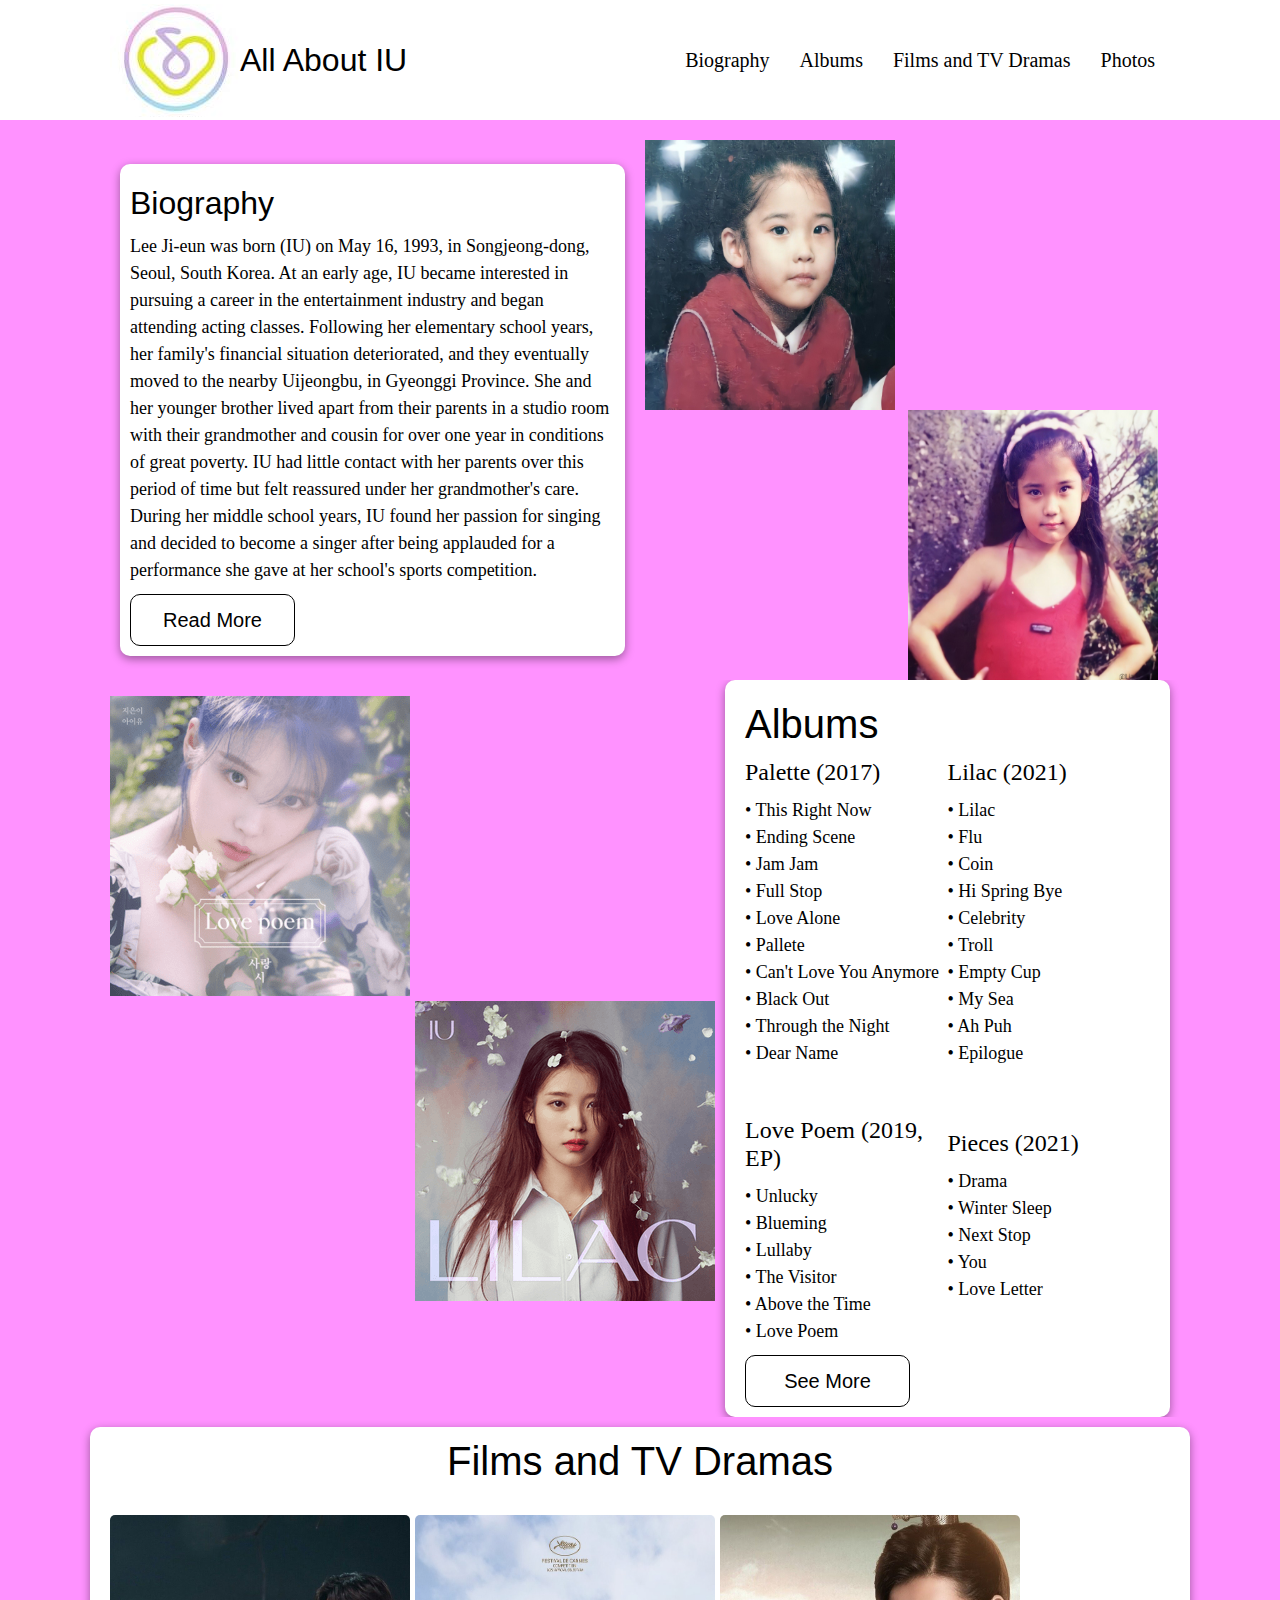
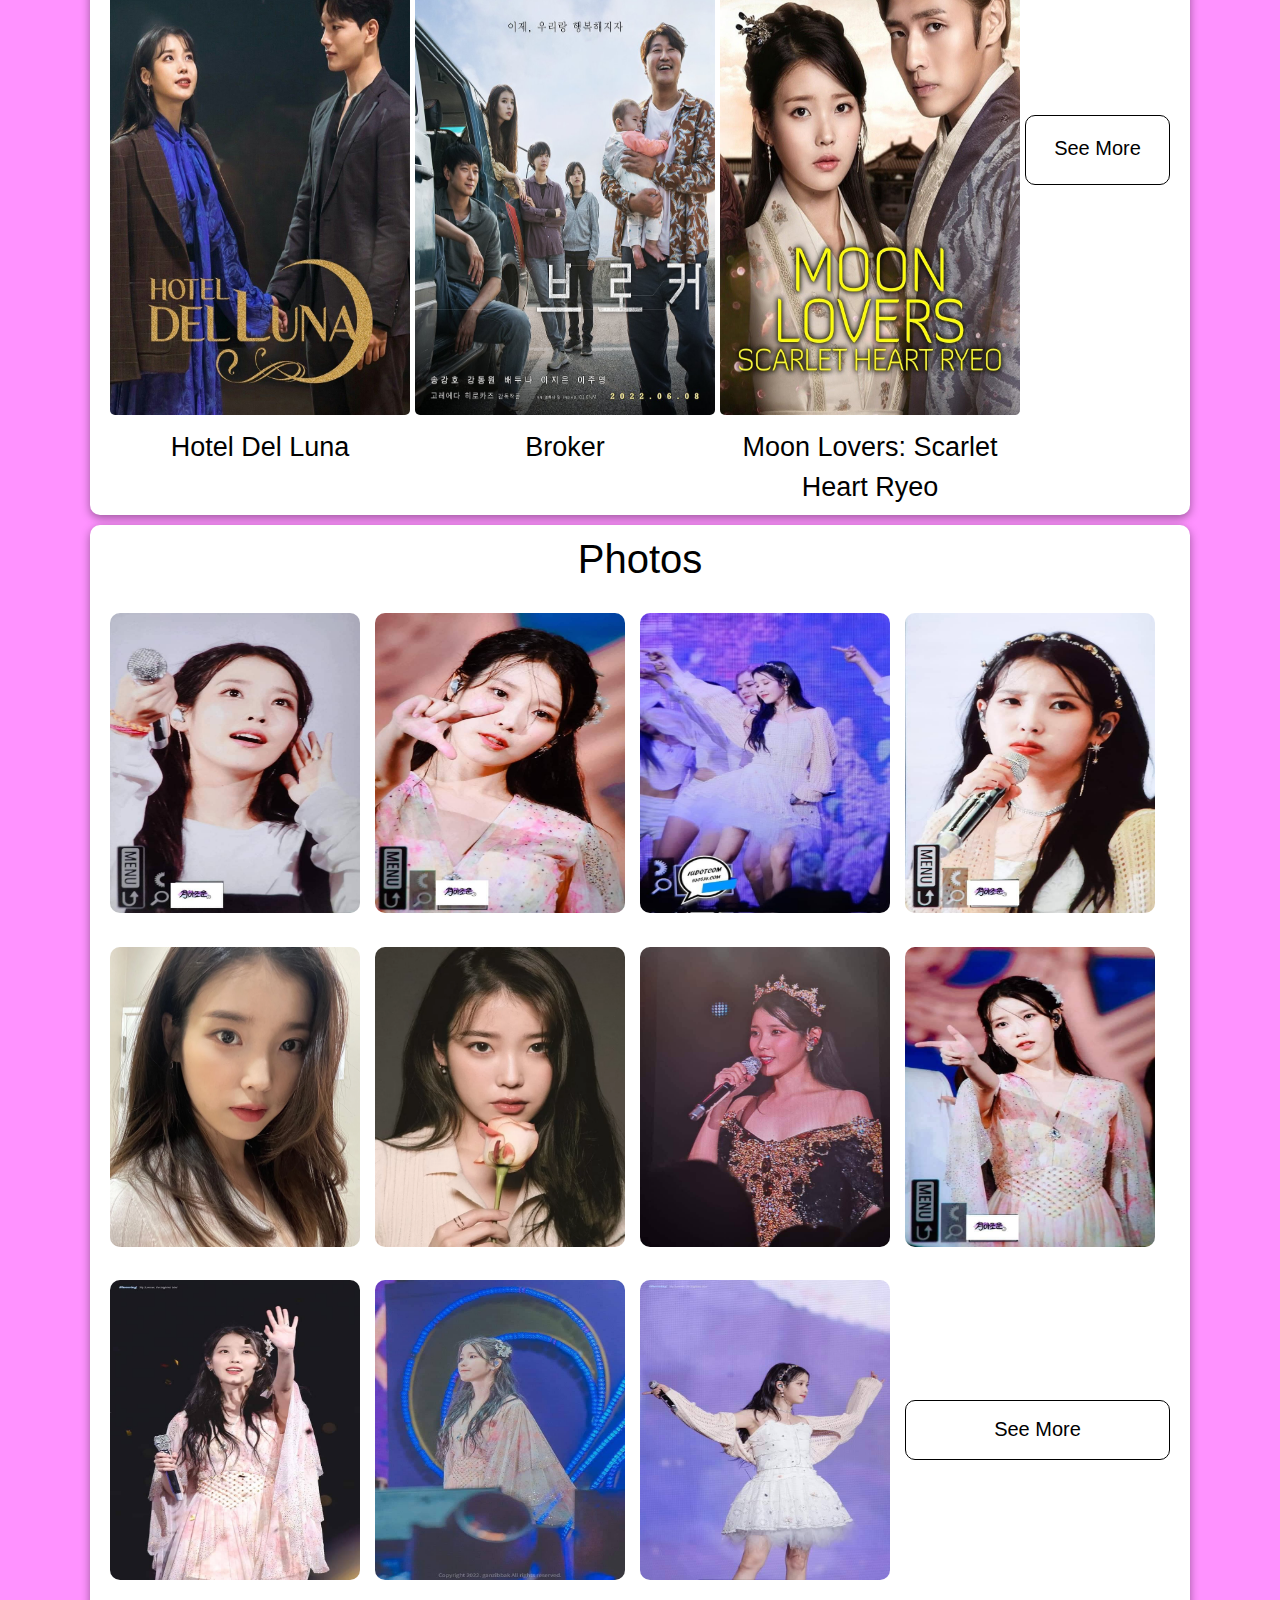
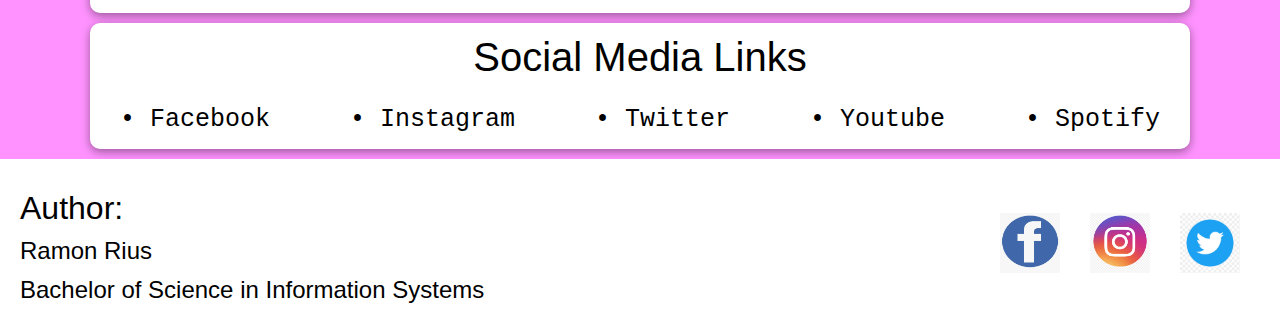
<file: index.html>
<!DOCTYPE html>
<html lang="en">
<head>
    <meta charset="UTF-8">
    <meta http-equiv="X-UA-Compatible" content="IE=edge">
    <meta name="viewport" content="width=device-width, initial-scale=1.0">
    <link rel="stylesheet" href="web pages/css/style.css">
    <title>All About IU</title>
    <link rel="icon" type="image/x-icon" href="web pages/photos/logo.png">
</head>
<body>
<!-- header -->
<div class="menu">
    <div class="container flex">
        <div class="logo">
            <img src="web pages/photos/logo.png" alt="logo">
            <a href="index.html" class="logo-title">All About IU</a>
        </div>
        <nav>
            <ul>
                <li><a href="web pages/biography.html" class="link">Biography</a></li>
                <li><a href="web pages/albums.html" class="link">Albums</a></li>
                <li><a href="web pages/films.html" class="link">Films and TV Dramas</a></li>
                <li><a href="web pages/photos.html" class="link">Photos</a></li>
            </ul>
        </nav>
    </div>
</div>

<!-- biography -->
<section class="life">
    <div class="container grid">
        <div class="life-text">
            <h1 class="life-h1">Biography</h1>
            <p class="life-p1">Lee Ji-eun was born (IU) on May 16, 1993, in Songjeong-dong, Seoul, South Korea.
                 At an early age, IU became interested in pursuing a career in the entertainment
                industry and began attending acting classes. Following her elementary school
                years, her family's financial situation deteriorated, and they eventually moved
                 to the nearby Uijeongbu, in Gyeonggi Province. She and her younger brother lived
                 apart from their parents in a studio room with their grandmother and cousin
                 for over one year in conditions of great poverty. IU had little contact with
                her parents over this period of time but felt reassured under her
                 grandmother's care. During her middle school years, IU found her
                passion for singing and decided to become a singer after being
                applauded for a performance she gave at her school's sports
                competition.</p>
             <a href="web pages/biography.html" class="btn btn-outline">Read More</a>
        </div>
        <div class="life-pic">
            <img src="web pages/photos/baby iu.jpg" class="baby-pic1" alt="baby iu">
            <img src="web pages/photos/baby iu1.jpg" class="baby-pic2" alt="baby iu">
        </div>
    </div>
</section>

<!-- Albums and Songs -->
<section class="album">
    <div class="container grid">
        <div class="album-pic">
            <img class="albumpic1" src="web pages/photos/lilac.png" alt="album">
            <img class="albumpic2" src="web pages/photos/love poem.png" alt="album">
        </div>
        <div class="album-list">
            <div class="album1">
                <h1 class="album-hh1">Albums</h1>
                <h1 class="album-h1">Palette (2017)</h1>
                <p class="album-p1">
                • This Right Now<BR>
                • Ending Scene<BR>
                • Jam Jam<BR>
                • Full Stop<BR>
                • Love Alone<BR>
                • Pallete<BR>
                • Can't Love You Anymore<BR>
                • Black Out<BR>
                • Through the Night<BR>
                • Dear Name<BR>   
                </p>
            </div>
            <div class="album2">
                <h1 class="album-h1"><BR><BR>Lilac (2021)</h1>
                <p class="album-p1">
                • Lilac<BR>
                • Flu<BR>
                • Coin<BR>
                • Hi Spring Bye<BR>
                • Celebrity<BR>
                • Troll<BR>
                • Empty Cup<BR>
                • My Sea<BR>
                • Ah Puh<BR>
                • Epilogue<BR>   
                </p>
            </div>
            <div class="album3">
                <h1 class="album-h1"><BR>Love Poem (2019, EP)</h1>
                <p class="album-p1">
                • Unlucky<BR>
                • Blueming<BR>
                • Lullaby<BR>
                • The Visitor<BR>
                • Above the Time<BR>
                • Love Poem<BR>   
                </p>
            </div>
            <div class="album4">
                <h1 class="album-h1">Pieces (2021)</h1>
                <p class="album-p1">
                • Drama<BR>
                • Winter Sleep<BR>
                • Next Stop<BR>
                • You<BR>
                • Love Letter<BR>  
                </p>
            </div>
            <a href="web pages/albums.html" class="btn btn-outline">See More</a>
        </div>
    </div>
</section>

<!-- Films and TV Dramas -->
<section class="dramas">
    <div class="container-single">
        <h1 class="title">Films and TV Dramas</h1>
        <div class="drama">
            <div class="hdl">
                <img src="web pages/tv/hdl.jfif" class="films" alt="IU">
                <a href="https://asianwiki.com/Hotel_Del_Luna" target="_blank" class="drama-title">Hotel Del Luna</a>
            </div>
            <div class="broker">
                <img src="web pages/tv/Broker.jpeg" class="films" alt="IU">
                <a href="https://asianwiki.com/Broker_(Hirokazu_Koreeda)" target="_blank" class="drama-title">Broker</a>
            </div>
            <div class="scarlet">
                <img src="web pages/tv/scarlet heart.jfif" class="films" alt="IU">
                <a href="https://asianwiki.com/Moon_Lovers:_Scarlet_Heart_Ryeo" target="_blank" class="drama-title">Moon Lovers: Scarlet Heart Ryeo</a>
            </div>
            <a href="web pages/films.html" class="btn-dramas">See More</a>
        </div>
    </div>
</section>

<!-- Photos -->
<section class="pictures">
    <div class="container-single">
        <h1 class="title">Photos</h1>
        <div class="photos">
           <img src="web pages/photos/fancam.jpg" class="pic" alt="IU">
           <img src="web pages/photos/fancam6.jpg" class="pic" alt="IU">
           <img src="web pages/photos/fancam20.jpg" class="pic" alt="IU">
           <img src="web pages/photos/fancam3.jpg" class="pic" alt="IU">
           <img src="web pages/photos/lady iu1.png" class="pic" alt="IU">
           <img src="web pages/photos/lady iu2.jpeg" class="pic" alt="IU">
           <img src="web pages/photos/fancam16.jpg" class="pic" alt="IU">
           <img src="web pages/photos/fancam10.jpg" class="pic" alt="IU">
           <img src="web pages/photos/fancam19.jpg" class="pic" alt="IU">
           <img src="web pages/photos/fancam5.jpg" class="pic" alt="IU">
           <img src="web pages/photos/fancam21.jpg" class="pic" alt="IU">
           <a href="web pages/photos.html" class="btn-photos">See More</a>
        </div>
    </div>
</section>

<!-- Social Media Links -->
<section class="socmed">
    <div class="container-single">
        <h1 class="title">Social Media Links</h1>
        <div class="socmed-links">
            <a href="https://www.facebook.com/iu.loen" class="links" target="_blank">• Facebook</a>
            <a href="https://www.instagram.com/dlwlrma/" class="links" target="_blank">• Instagram</a>
            <a href="https://twitter.com/_IUofficial" class="links" target="_blank">• Twitter</a>
            <a href="https://www.youtube.com/c/dlwlrma/featured" class="links" target="_blank">• Youtube</a>
            <a href="https://open.spotify.com/artist/3HqSLMAZ3g3d5poNaI7GOU" class="links" target="_blank">• Spotify</a>
        </div>
    </div>
</section>

<!-- footer -->
<div class="footer flex">
    <div class="author">
        <h1>Author:</h1>
        <h2>Ramon Rius</h2>
        <h2>Bachelor of Science in Information Systems</h2>
    </div>
    <div class="aut-link">
        <a href="https://www.facebook.com/reuse30" target="_blank" ><img src="web pages/tv/fb.png" alt="fb" class="a-link"></a>
        <a href="https://www.instagram.com/_rmnrius/" target="_blank"><img src="web pages/tv/ig.png" alt="ig" class="a-link"></a>
        <a href="https://www.instagram.com/_rmnrius/" target="_blank" ><img src="web pages/tv/twt.png" alt="twt" class="a-link"></a>
    </div>

</div>

<!-- back to top button -->
<button onclick="topFunction()" id="myBtn" title="Go to top">↑</button>
<script>
    // Get the button
    let mybutton = document.getElementById("myBtn");
    
    // When the user scrolls down 20px from the top of the document, show the button
    window.onscroll = function() {scrollFunction()};
    
    function scrollFunction() {
      if (document.body.scrollTop > 20 || document.documentElement.scrollTop > 20) {
        mybutton.style.display = "block";
      } else {
        mybutton.style.display = "none";
      }
    }
    
    // When the user clicks on the button, scroll to the top of the document
    function topFunction() {
      document.body.scrollTop = 0;
      document.documentElement.scrollTop = 0;
    }
    </script>
</body>
</html>
</file>
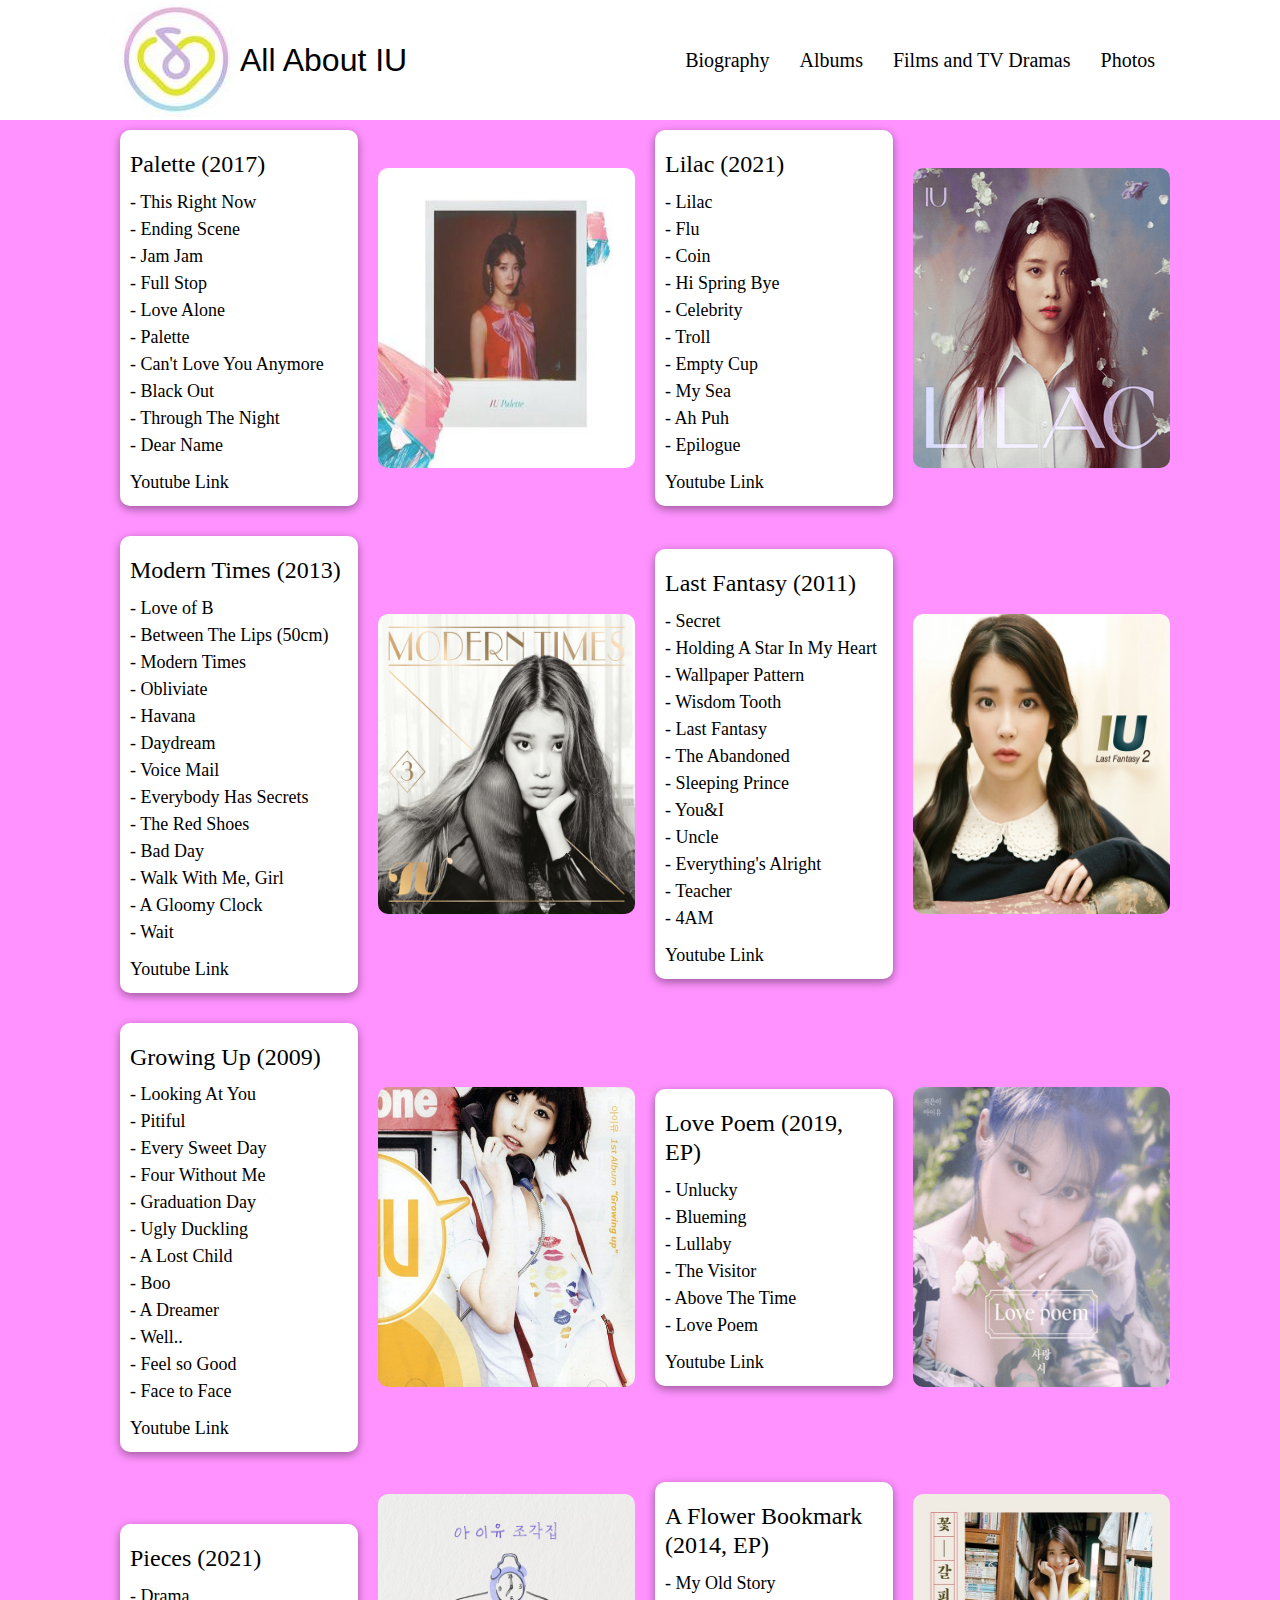
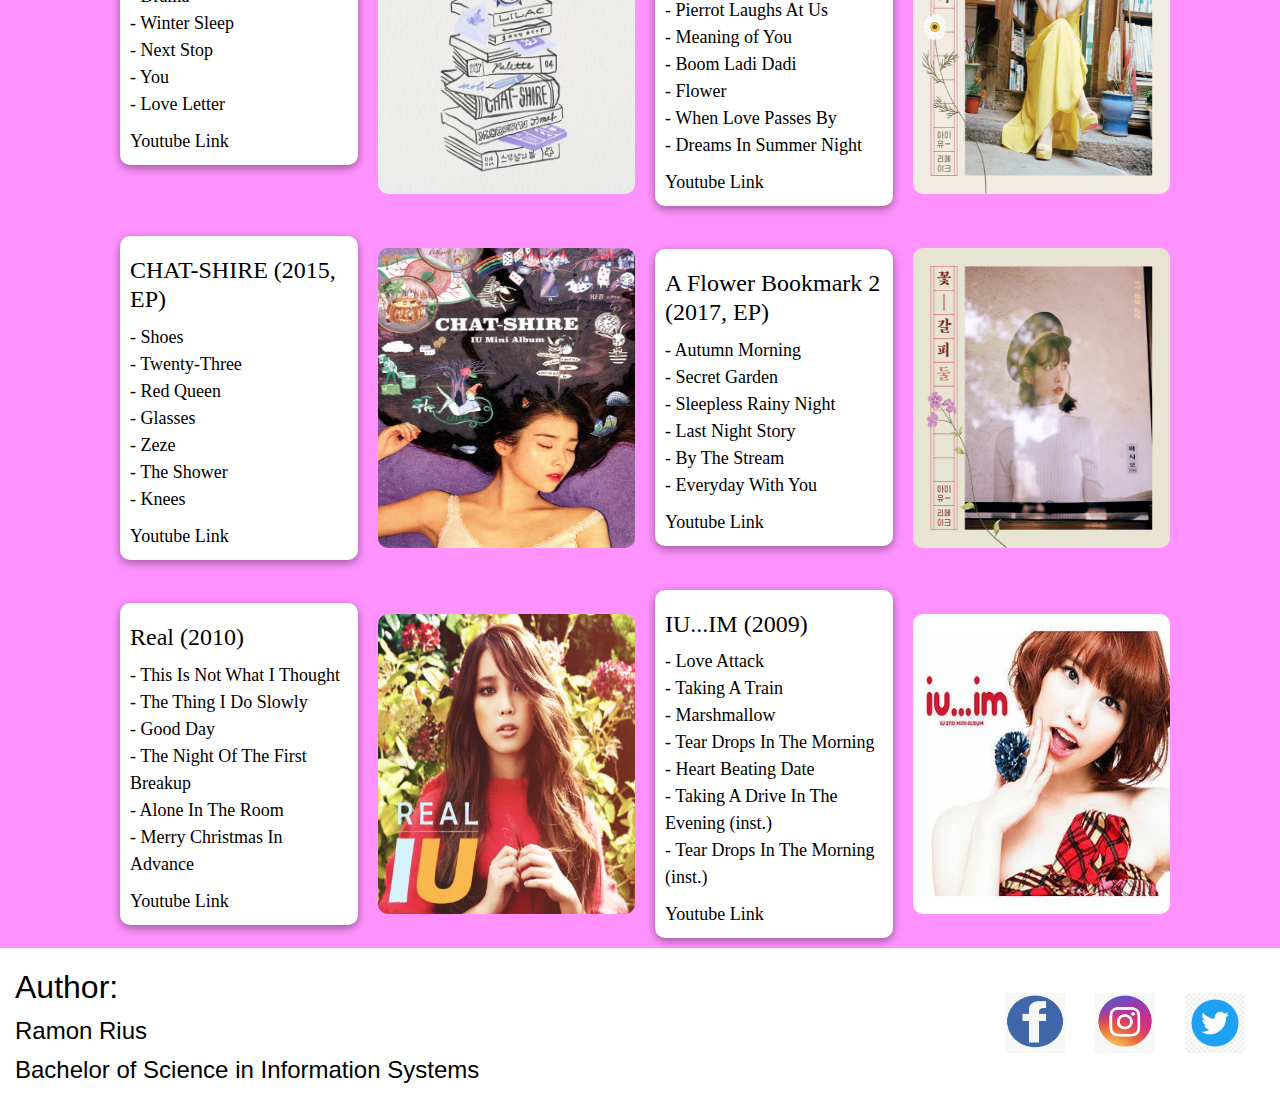
<file: web pages/albums.html>
<!DOCTYPE html>
<html lang="en">
<head>
    <meta charset="UTF-8">
    <meta http-equiv="X-UA-Compatible" content="IE=edge">
    <meta name="viewport" content="width=device-width, initial-scale=1.0">
    <link rel="stylesheet" href="css/header.css">
    <link rel="stylesheet" href="css/albums.css">
    <title>All About IU</title>
    <link rel="icon" type="image/x-icon" href="photos/logo.png">
</head>
<body>
<!-- header -->
<div class="menu">
    <div class="container flex">
        <div class="logo">
            <img src="photos/logo.png" alt="logo">
            <a href="../index.html" class="logo-title">All About IU</a>
        </div>
        <nav>
            <ul>
                <li><a href="biography.html" class="link">Biography</a></li>
                <li><a href="albums.html" class="link">Albums</a></li>
                <li><a href="films.html" class="link">Films and TV Dramas</a></li>
                <li><a href="photos.html" class="link">Photos</a></li>
            </ul>
        </nav>
    </div>
</div>

<!-- albums -->
<section class="album-iu">
    <div class="container album">
        <div class="album-list">
            <h1 class="title">Palette (2017)</h1>
            <p class="content">
                - This Right Now<BR>
                - Ending Scene <BR>
                - Jam Jam<BR>
                - Full Stop<BR>
                - Love Alone<BR>
                - Palette<BR>
                - Can't Love You Anymore<BR>
                - Black Out<BR>
                - Through The Night<BR>
                - Dear Name
            </p>
            <a href="https://www.youtube.com/playlist?list=OLAK5uy_mmEnAGjMCc_O7zheb5R7RHWvHM3Nh3ziY" class="album-link">Youtube Link</a>
        </div>
        <img src="photos/palette.jpg" alt="Palette" class="album-pic">
        <!-- i know malabo yung pic T_T pasensya na T_T -->
        <div class="album-list">
            <h1 class="title">Lilac (2021)</h1>
            <p class="content">
                - Lilac<BR>
                - Flu<BR>
                - Coin<BR>
                - Hi Spring Bye<BR>
                - Celebrity<BR>
                - Troll<BR>
                - Empty Cup<BR>
                - My Sea<BR>
                - Ah Puh<BR>
                - Epilogue
            </p>
            <a href="https://www.youtube.com/playlist?list=OLAK5uy_kwlUEAcLsCI8lk6V12fyd299NrWKlCSXA" class="album-link">Youtube Link</a>
        </div>
        <img src="photos/lilac.png" alt="Palette" class="album-pic">
        <div class="album-list">
            <h1 class="title">Modern Times (2013)</h1>
            <p class="content">
                - Love of B<BR>
                - Between The Lips (50cm)<BR>
                - Modern Times<BR>
                - Obliviate<BR>
                - Havana<BR>
                - Daydream<BR>
                - Voice Mail<BR>
                - Everybody Has Secrets<BR>
                - The Red Shoes<BR>
                - Bad Day<BR>
                - Walk With Me, Girl<BR>
                - A Gloomy Clock<BR>
                - Wait
            </p>
            <a href="https://www.youtube.com/playlist?list=OLAK5uy_l1MVmTbgUai8G-K7Pi3yiqbTlVIdUptLw" class="album-link">Youtube Link</a>
        </div>
        <img src="photos/modern times.jfif" alt="Palette" class="album-pic">
        <div class="album-list">
            <h1 class="title">Last Fantasy (2011)</h1>
            <p class="content">
                - Secret<BR>
                - Holding A Star In My Heart<BR>
                - Wallpaper Pattern<BR>
                - Wisdom Tooth<BR>
                - Last Fantasy<BR>
                - The Abandoned<BR>
                - Sleeping Prince <BR>
                - You&I<BR>
                - Uncle <BR>
                - Everything's Alright<BR>
                - Teacher <BR>
                - 4AM
            </p>
            <a href="https://www.youtube.com/playlist?list=OLAK5uy_lE7lhxUsUVyGUXNu__FVPLvIZz96uLE8E" class="album-link">Youtube Link</a>
        </div>
        <img src="photos/Last Fantasy (2011).jfif" alt="Palette" class="album-pic">
        <div class="album-list">
            <h1 class="title">Growing Up (2009)</h1>
            <p class="content">
                - Looking At You<BR>
                - Pitiful<BR>
                - Every Sweet Day<BR>
                - Four Without Me<BR>
                - Graduation Day<BR>
                - Ugly Duckling<BR>
                - A Lost Child<BR>
                - Boo<BR>
                - A Dreamer<BR>
                - Well..<BR>
                - Feel so Good<BR>
                - Face to Face
            </p>
            <a href="https://www.youtube.com/playlist?list=OLAK5uy_ldTJqPg2QDJXFbkBGL4LfZUOZApuHiCCs" class="album-link">Youtube Link</a>
        </div>
        <img src="photos/Growing Up (2009).jpg" alt="Palette" class="album-pic">
        <div class="album-list">
            <h1 class="title">Love Poem (2019, EP)</h1>
            <p class="content">
                - Unlucky<BR>
                - Blueming<BR>
                - Lullaby<BR>
                - The Visitor<BR>
                - Above The Time<BR>
                - Love Poem
            </p>
            <a href="https://www.youtube.com/playlist?list=OLAK5uy_mviJVGP6F4FJgDITAPdwAJlsErxQCpkK8" class="album-link">Youtube Link</a>
        </div>
        <img src="photos/love poem.png" alt="Palette" class="album-pic">
        <div class="album-list">
            <h1 class="title">Pieces (2021)</h1>
            <p class="content">
                - Drama<BR>
                - Winter Sleep<BR>
                - Next Stop<BR>
                - You<BR>
                - Love Letter
            </p>
            <a href="https://www.youtube.com/playlist?list=OLAK5uy_kjiTbls6G-Rffnw1a-CEFv_wCI9RuxdrE" class="album-link">Youtube Link</a>
        </div>
        <img src="photos/Pieces (2021).jfif" alt="Palette" class="album-pic">
        <div class="album-list">
            <h1 class="title">A Flower Bookmark (2014, EP)</h1>
            <p class="content">
                - My Old Story<BR>
                - Pierrot Laughs At Us<BR>
                - Meaning of You<BR>
                - Boom Ladi Dadi<BR>
                - Flower<BR>
                - When Love Passes By<BR>
                - Dreams In Summer Night
            </p>
            <a href="https://www.youtube.com/playlist?list=OLAK5uy_kEBbXeHHUheklo78SdrRC5N8BdgjCb_aQ" class="album-link">Youtube Link</a>
        </div>
        <img src="photos/A Flower Bookmark (2014, EP).jpg" alt="Palette" class="album-pic">
        <div class="album-list">
            <h1 class="title">CHAT-SHIRE (2015, EP)</h1>
            <p class="content">
                - Shoes<BR>
                - Twenty-Three<BR>
                - Red Queen<BR>
                - Glasses<BR>
                - Zeze<BR>
                - The Shower<BR>
                - Knees
            </p>
            <a href="https://www.youtube.com/playlist?list=OLAK5uy_mq5yxPd_9TeLuoeFq-noTqyiC8KTwsvjU" class="album-link">Youtube Link</a>
        </div>
        <img src="photos/CHAT-SHIRE (2015, EP).jpg" alt="Palette" class="album-pic">
        <div class="album-list">
            <h1 class="title">A Flower Bookmark 2 (2017, EP)</h1>
            <p class="content">
                - Autumn Morning<BR>
                - Secret Garden<BR>
                - Sleepless Rainy Night<BR>
                - Last Night Story<BR>
                - By The Stream<BR>
                - Everyday With You
            </p>
            <a href="https://www.youtube.com/playlist?list=OLAK5uy_kJhhMc39S-UYb2ja08qJd6SNX7sygMu0E" class="album-link">Youtube Link</a>
        </div>
        <img src="photos/A Flower Bookmark 2 (2017, EP).jpg" alt="Palette" class="album-pic">
        <div class="album-list">
            <h1 class="title">Real (2010)</h1>
            <p class="content">
                - This Is Not What I Thought<BR>
                - The Thing I Do Slowly<BR>
                - Good Day<BR>
                - The Night Of The First Breakup<BR>
                - Alone In The Room<BR>
                - Merry Christmas In Advance
            </p>
            <a href="https://www.youtube.com/playlist?list=OLAK5uy_nx5jdjD2rtTIvwBOJAlBJt3l-CGldSvKw" class="album-link">Youtube Link</a>
        </div>
        <img src="photos/Real (2010).webp" alt="Palette" class="album-pic">
        <div class="album-list">
            <h1 class="title">IU...IM (2009)</h1>
            <p class="content">
                - Love Attack<BR>
                - Taking A Train<BR>
                - Marshmallow<BR>
                - Tear Drops In The Morning<BR>
                - Heart Beating Date<BR>
                - Taking A Drive In The Evening (inst.)<BR>
                - Tear Drops In The Morning (inst.)
            </p>
            <a href="https://www.youtube.com/playlist?list=OLAK5uy_nvTqRE9QfyN_78gRdyr56H32z8sFwUpaA" class="album-link">Youtube Link</a>
        </div>
        <img src="photos/IU...IM (2009).jpg" alt="Palette" class="album-pic">
    </div>
</section>

<!-- footer -->
<div class="footer flex">
    <div class="author">
        <h1>Author:</h1>
        <h2>Ramon Rius</h2>
        <h2>Bachelor of Science in Information Systems</h2>
    </div>
    <div class="aut-link">
        <a href="https://www.facebook.com/reuse30" target="_blank" ><img src="tv/fb.png" alt="fb" class="a-link"></a>
        <a href="https://www.instagram.com/_rmnrius/" target="_blank"><img src="tv/ig.png" alt="ig" class="a-link"></a>
        <a href="https://www.instagram.com/_rmnrius/" target="_blank" ><img src="tv/twt.png" alt="twt" class="a-link"></a>
    </div>

</div>

<!-- back to top button -->
<button onclick="topFunction()" id="myBtn" title="Go to top">↑</button>
<script>
    // Get the button
    let mybutton = document.getElementById("myBtn");
    
    // When the user scrolls down 20px from the top of the document, show the button
    window.onscroll = function() {scrollFunction()};
    
    function scrollFunction() {
      if (document.body.scrollTop > 20 || document.documentElement.scrollTop > 20) {
        mybutton.style.display = "block";
      } else {
        mybutton.style.display = "none";
      }
    }
    
    // When the user clicks on the button, scroll to the top of the document
    function topFunction() {
      document.body.scrollTop = 0;
      document.documentElement.scrollTop = 0;
      
    }
    </script>
</body>
</html>
</file>
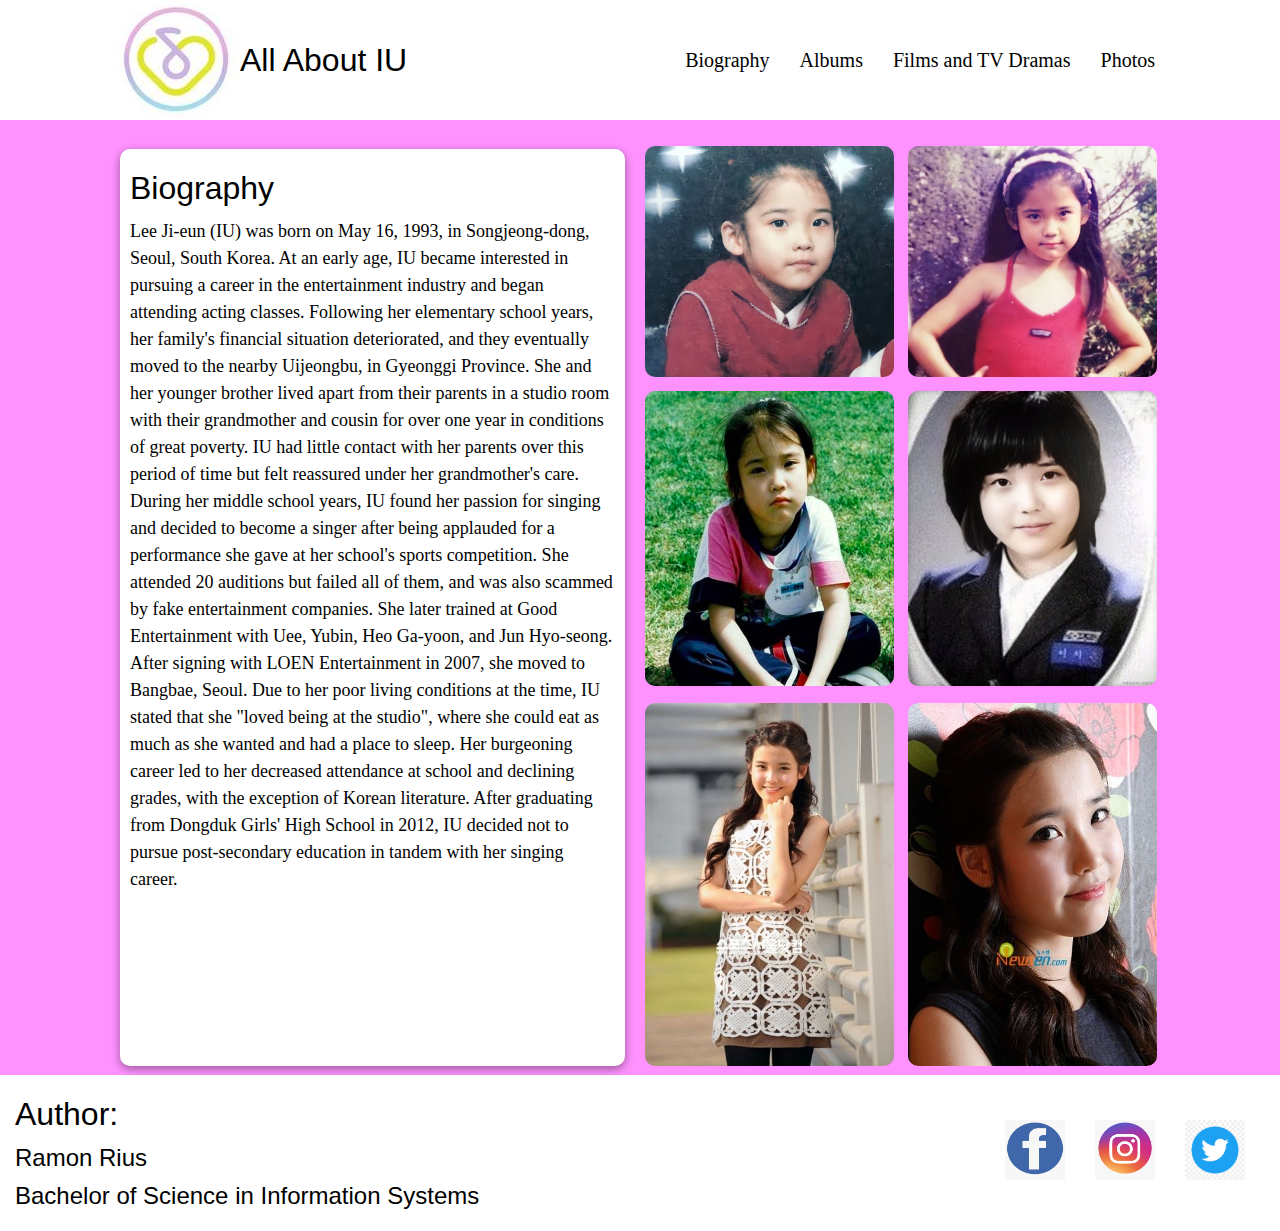
<file: web pages/biography.html>
<!DOCTYPE html>
<html lang="en">
<head>
    <meta charset="UTF-8">
    <meta http-equiv="X-UA-Compatible" content="IE=edge">
    <meta name="viewport" content="width=device-width, initial-scale=1.0">
    <link rel="stylesheet" href="css/bio.css">
    <link rel="stylesheet" href="css/header.css">
    <title>All About IU</title>
    <link rel="icon" type="image/x-icon" href="photos/logo.png">
</head>
<body>
<!-- header -->
<div class="menu">
    <div class="container flex">
        <div class="logo">
            <img src="photos/logo.png" alt="logo">
            <a href="../index.html" class="logo-title">All About IU</a>
        </div>
        <nav>
            <ul>
                <li><a href="biography.html" class="link">Biography</a></li>
                <li><a href="albums.html" class="link">Albums</a></li>
                <li><a href="films.html" class="link">Films and TV Dramas</a></li>
                <li><a href="photos.html" class="link">Photos</a></li>
            </ul>
        </nav>
    </div>
</div>

<!-- biography -->
<section class="life">
    <div class="container grid">
        <div class="life-text">
            <h1 class="life-h1">Biography</h1>
            <p class="life-p1">Lee Ji-eun (IU) was born on May 16, 1993, in Songjeong-dong, Seoul, South Korea. At an early age, IU became interested in pursuing a career in the entertainment industry and began attending acting classes. Following her elementary school years, her family's financial situation deteriorated, and they eventually moved to the nearby Uijeongbu, in Gyeonggi Province. She and her younger brother lived apart from their parents in a studio room with their grandmother and cousin for over one year in conditions of great poverty. IU had little contact with her parents over this period of time but felt reassured under her grandmother's care. 
                During her middle school years, IU found her passion for singing and decided to become a singer after being applauded for a performance she gave at her school's sports competition. She attended 20 auditions but failed all of them, and was also scammed by fake entertainment companies. She later trained at Good Entertainment with Uee, Yubin, Heo Ga-yoon, and Jun Hyo-seong. After signing with LOEN Entertainment in 2007, she moved to Bangbae, Seoul. Due to her poor living conditions at the time, IU stated that she "loved being at the studio", where she could eat as much as she wanted and had a place to sleep. 
                Her burgeoning career led to her decreased attendance at school and declining grades, with the exception of Korean literature. After graduating from Dongduk Girls' High School in 2012, IU decided not to pursue post-secondary education in tandem with her singing career.</p>
        </div>
        <div class="life-pic">
            <img src="photos/baby iu.jpg" class="baby-pic2" alt="baby iu">
            <img src="photos/baby iu1.jpg" class="baby-pic2" alt="baby iu">
            <img src="photos/baby iu2.png" class="baby-pic2" alt="baby iu">
            <img src="photos/teen iu.jpg" class="baby-pic2" alt="baby iu">
            <img src="photos/teen iu1.jpg" class="baby-pic2" alt="baby iu">
            <img src="photos/teen iu2.jpg" class="baby-pic2" alt="baby iu">
        </div>
    </div>
</section>

<!-- footer -->
<div class="footer flex">
    <div class="author">
        <h1>Author:</h1>
        <h2>Ramon Rius</h2>
        <h2>Bachelor of Science in Information Systems</h2>
    </div>
    <div class="aut-link">
        <a href="https://www.facebook.com/reuse30" target="_blank" ><img src="tv/fb.png" alt="fb" class="a-link"></a>
        <a href="https://www.instagram.com/_rmnrius/" target="_blank"><img src="tv/ig.png" alt="ig" class="a-link"></a>
        <a href="https://www.instagram.com/_rmnrius/" target="_blank" ><img src="tv/twt.png" alt="twt" class="a-link"></a>
    </div>

</div>

<!-- back to top button -->
<button onclick="topFunction()" id="myBtn" title="Go to top">↑</button>
<script>
    // Get the button
    let mybutton = document.getElementById("myBtn");
    
    // When the user scrolls down 20px from the top of the document, show the button
    window.onscroll = function() {scrollFunction()};
    
    function scrollFunction() {
      if (document.body.scrollTop > 20 || document.documentElement.scrollTop > 20) {
        mybutton.style.display = "block";
      } else {
        mybutton.style.display = "none";
      }
    }
    
    // When the user clicks on the button, scroll to the top of the document
    function topFunction() {
      document.body.scrollTop = 0;
      document.documentElement.scrollTop = 0;
    }
    </script>
</body>
</html>
</file>
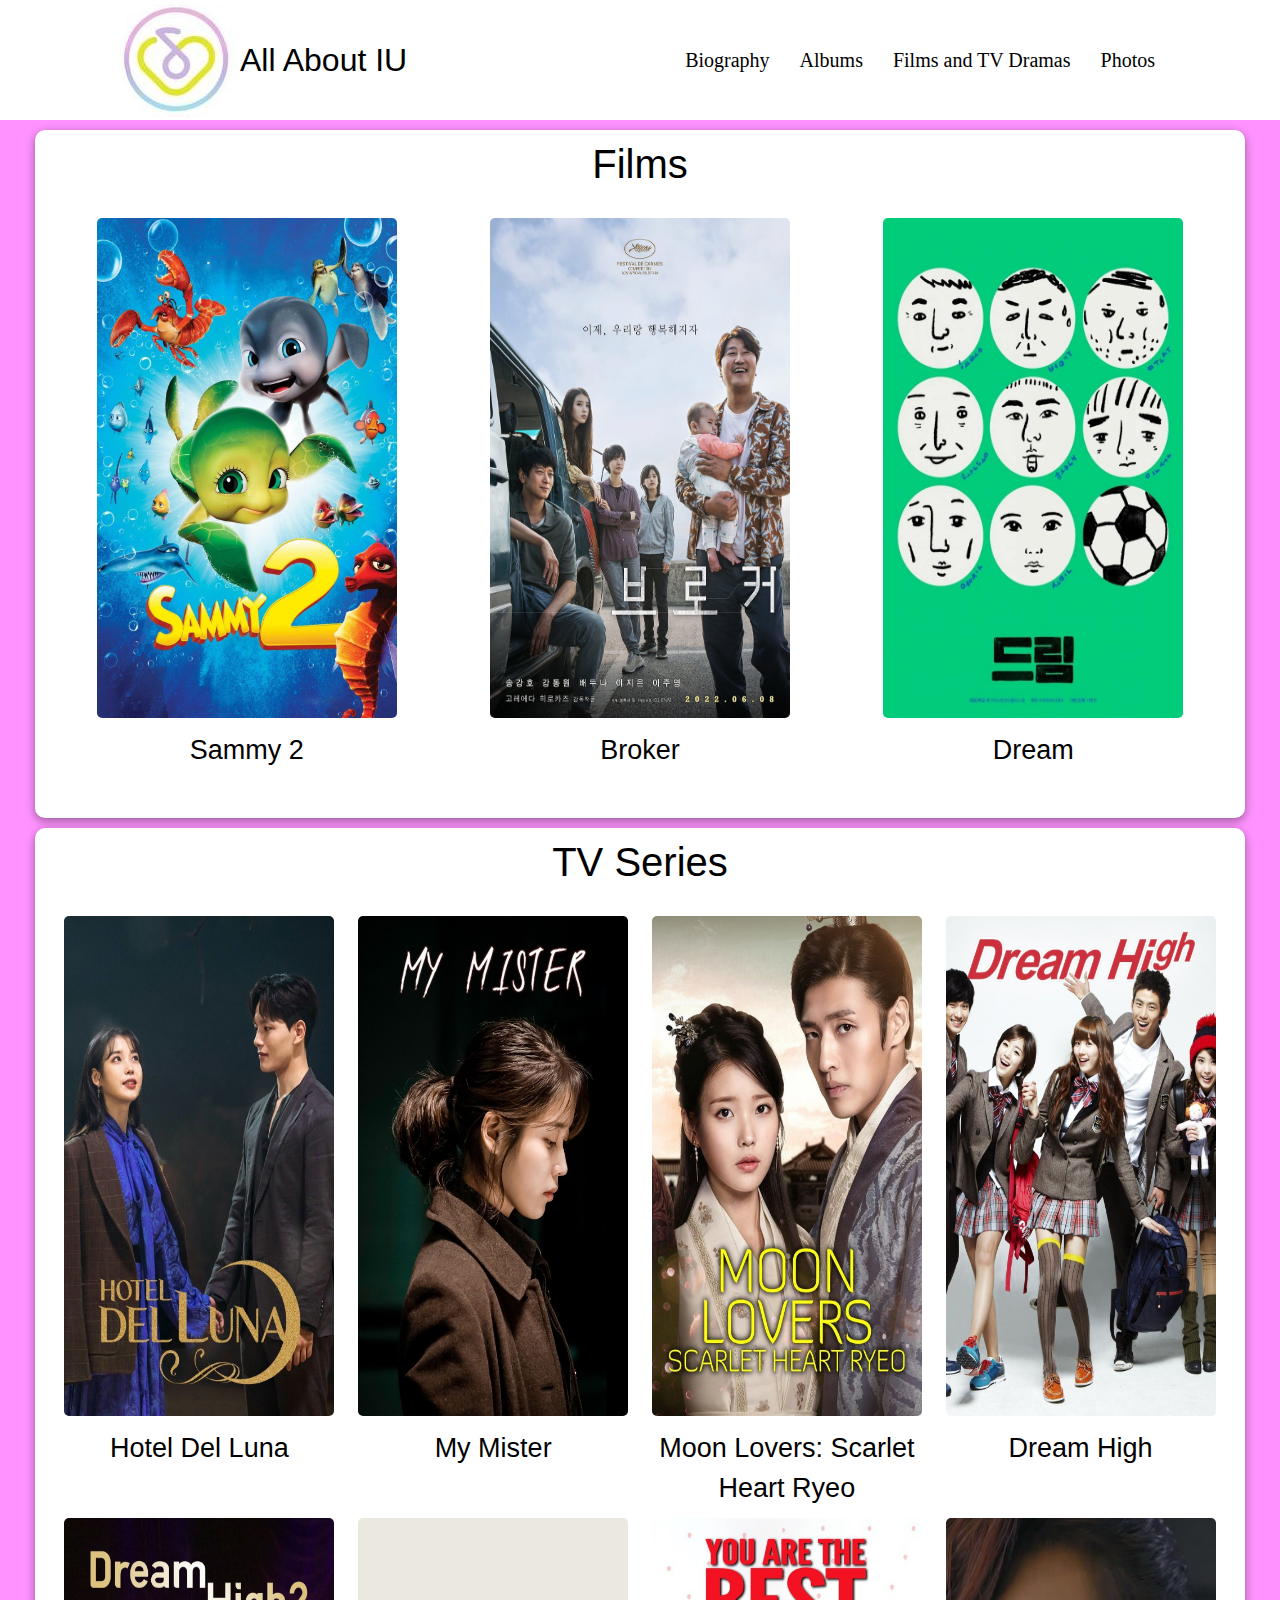
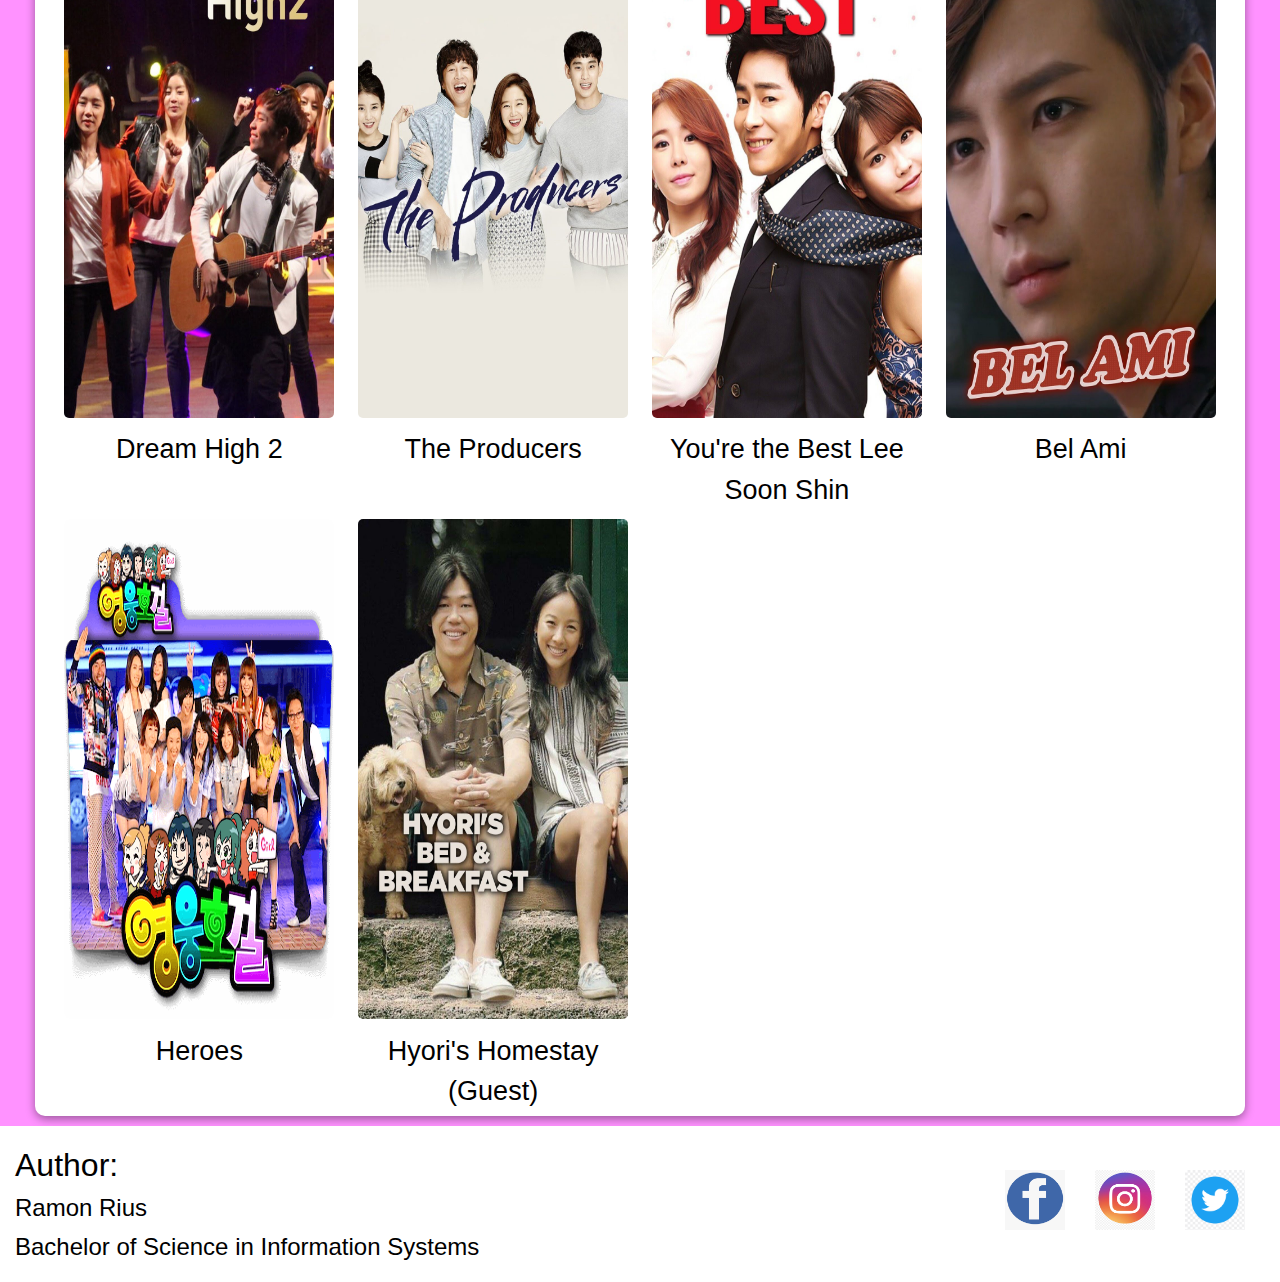
<file: web pages/films.html>
<!DOCTYPE html>
<html lang="en">
<head>
    <meta charset="UTF-8">
    <meta http-equiv="X-UA-Compatible" content="IE=edge">
    <meta name="viewport" content="width=device-width, initial-scale=1.0">
    <link rel="stylesheet" href="css/header.css">
    <link rel="stylesheet" href="css/films.css">
    <title>All About IU</title>
    <link rel="icon" type="image/x-icon" href="photos/logo.png">
</head>
<body>
<!-- header -->
<div class="menu">
    <div class="container flex">
        <div class="logo">
            <img src="photos/logo.png" alt="logo">
            <a href="../index.html" class="logo-title">All About IU</a>
        </div>
        <nav>
            <ul>
                <li><a href="biography.html" class="link">Biography</a></li>
                <li><a href="albums.html" class="link">Albums</a></li>
                <li><a href="films.html" class="link">Films and TV Dramas</a></li>
                <li><a href="photos.html" class="link">Photos</a></li>
            </ul>
        </nav>
    </div>
</div>

<!-- Films -->
<section class="dramas">
    <div class="container-single">
        <h1 class="title">Films</h1>
        <div class="drama">
            <div class="sammy2">
                <img src="tv/sammy2.jfif" class="films" alt="IU">
                <a href="https://www.imdb.com/title/tt2288005/" target="_blank" class="drama-title">
                    <BR>Sammy 2</a>
            </div>
            <div class="broker">
                <img src="tv/Broker.jpeg" class="films" alt="IU">
                <a href="https://asianwiki.com/Broker_(Hirokazu_Koreeda)" target="_blank" class="drama-title">Broker</a>
            </div>
            <div class="dream">
                <img src="tv/dream.jpg" class="films" alt="IU">
                <a href="https://asianwiki.com/Dream_(2021)" target="_blank" class="drama-title">Dream</a>
            </div>
        </div>
    </div>
</section>

<!-- TV Dramas -->
<section class="dramas">
    <div class="container-single">
        <h1 class="title">TV Series</h1>
        <div class="drama2">
            <div class="hdl">
                <img src="tv/hdl.jfif" class="films2" alt="IU">
                <a href="https://asianwiki.com/Hotel_Del_Luna" target="_blank" class="drama-title">Hotel Del Luna</a>
            </div>
            <div class="my-mister">
                <img src="tv/my mister.jfif" class="films2" alt="IU">
                <a href="https://asianwiki.com/My_Mister" target="_blank" class="drama-title">My Mister</a>
            </div>
            <div class="scarlet">
                <img src="tv/scarlet heart.jfif" class="films2" alt="IU">
                <a href="https://asianwiki.com/Moon_Lovers:_Scarlet_Heart_Ryeo" target="_blank" class="drama-title">Moon Lovers: Scarlet Heart Ryeo</a>
            </div>
            <div class="dream-high">
                <img src="tv/dreamhigh.jfif" class="films2" alt="IU">
                <a href="https://asianwiki.com/Dream_High_-_Korean_Drama" target="_blank" class="drama-title">Dream High</a>
            </div>
            <div class="dream-high2">
                <img src="tv/dreamhigh2.jfif" class="films2" alt="IU">
                <a href="https://asianwiki.com/Dream_High_2" target="_blank" class="drama-title">Dream High 2</a>
            </div>
            <div class="the-prodcers">
                <img src="tv/theprod.jfif" class="films2" alt="IU">
                <a href="https://asianwiki.com/The_Producers" target="_blank" class="drama-title">The Producers</a>
            </div>
            <div class="ytblss">
                <img src="tv/ytblss.jfif" class="films2" alt="IU">
                <a href="https://asianwiki.com/You_Are_The_Best!_Lee_Soon-Shin" target="_blank" class="drama-title">You're the Best Lee Soon Shin</a>
            </div>
            <div class="bel-ami">
                <img src="tv/belami.jfif" class="films2" alt="IU">
                <a href="https://asianwiki.com/Bel_Ami_(Pretty_Boy)" target="_blank" class="drama-title">Bel Ami</a>
            </div>
            <div class="heroes">
                <img src="tv/heroes.png" class="films2" alt="IU">
                <a href="https://mydramalist.com/25822-heroes" target="_blank" class="drama-title">Heroes</a>
            </div>
            <div class="hyori">
                <img src="tv/hyori.jfif" class="films2" alt="IU">
                <a href="https://mydramalist.com/25626-hyori-s-bed-and-breakfast" target="_blank" class="drama-title">Hyori's Homestay (Guest)</a>
            </div>
        </div>
    </div>
</section>

<!-- footer -->
<div class="footer flex">
    <div class="author">
        <h1>Author:</h1>
        <h2>Ramon Rius</h2>
        <h2>Bachelor of Science in Information Systems</h2>
    </div>
    <div class="aut-link">
        <a href="https://www.facebook.com/reuse30" target="_blank" ><img src="tv/fb.png" alt="fb" class="a-link"></a>
        <a href="https://www.instagram.com/_rmnrius/" target="_blank"><img src="tv/ig.png" alt="ig" class="a-link"></a>
        <a href="https://www.instagram.com/_rmnrius/" target="_blank" ><img src="tv/twt.png" alt="twt" class="a-link"></a>
    </div>

</div>

<!-- back to top button -->
<button onclick="topFunction()" id="myBtn" title="Go to top">↑</button>
<script>
    // Get the button
    let mybutton = document.getElementById("myBtn");
    
    // When the user scrolls down 20px from the top of the document, show the button
    window.onscroll = function() {scrollFunction()};
    
    function scrollFunction() {
      if (document.body.scrollTop > 20 || document.documentElement.scrollTop > 20) {
        mybutton.style.display = "block";
      } else {
        mybutton.style.display = "none";
      }
    }
    
    // When the user clicks on the button, scroll to the top of the document
    function topFunction() {
      document.body.scrollTop = 0;
      document.documentElement.scrollTop = 0;
    }
    </script>
</body>
</html>
</file>
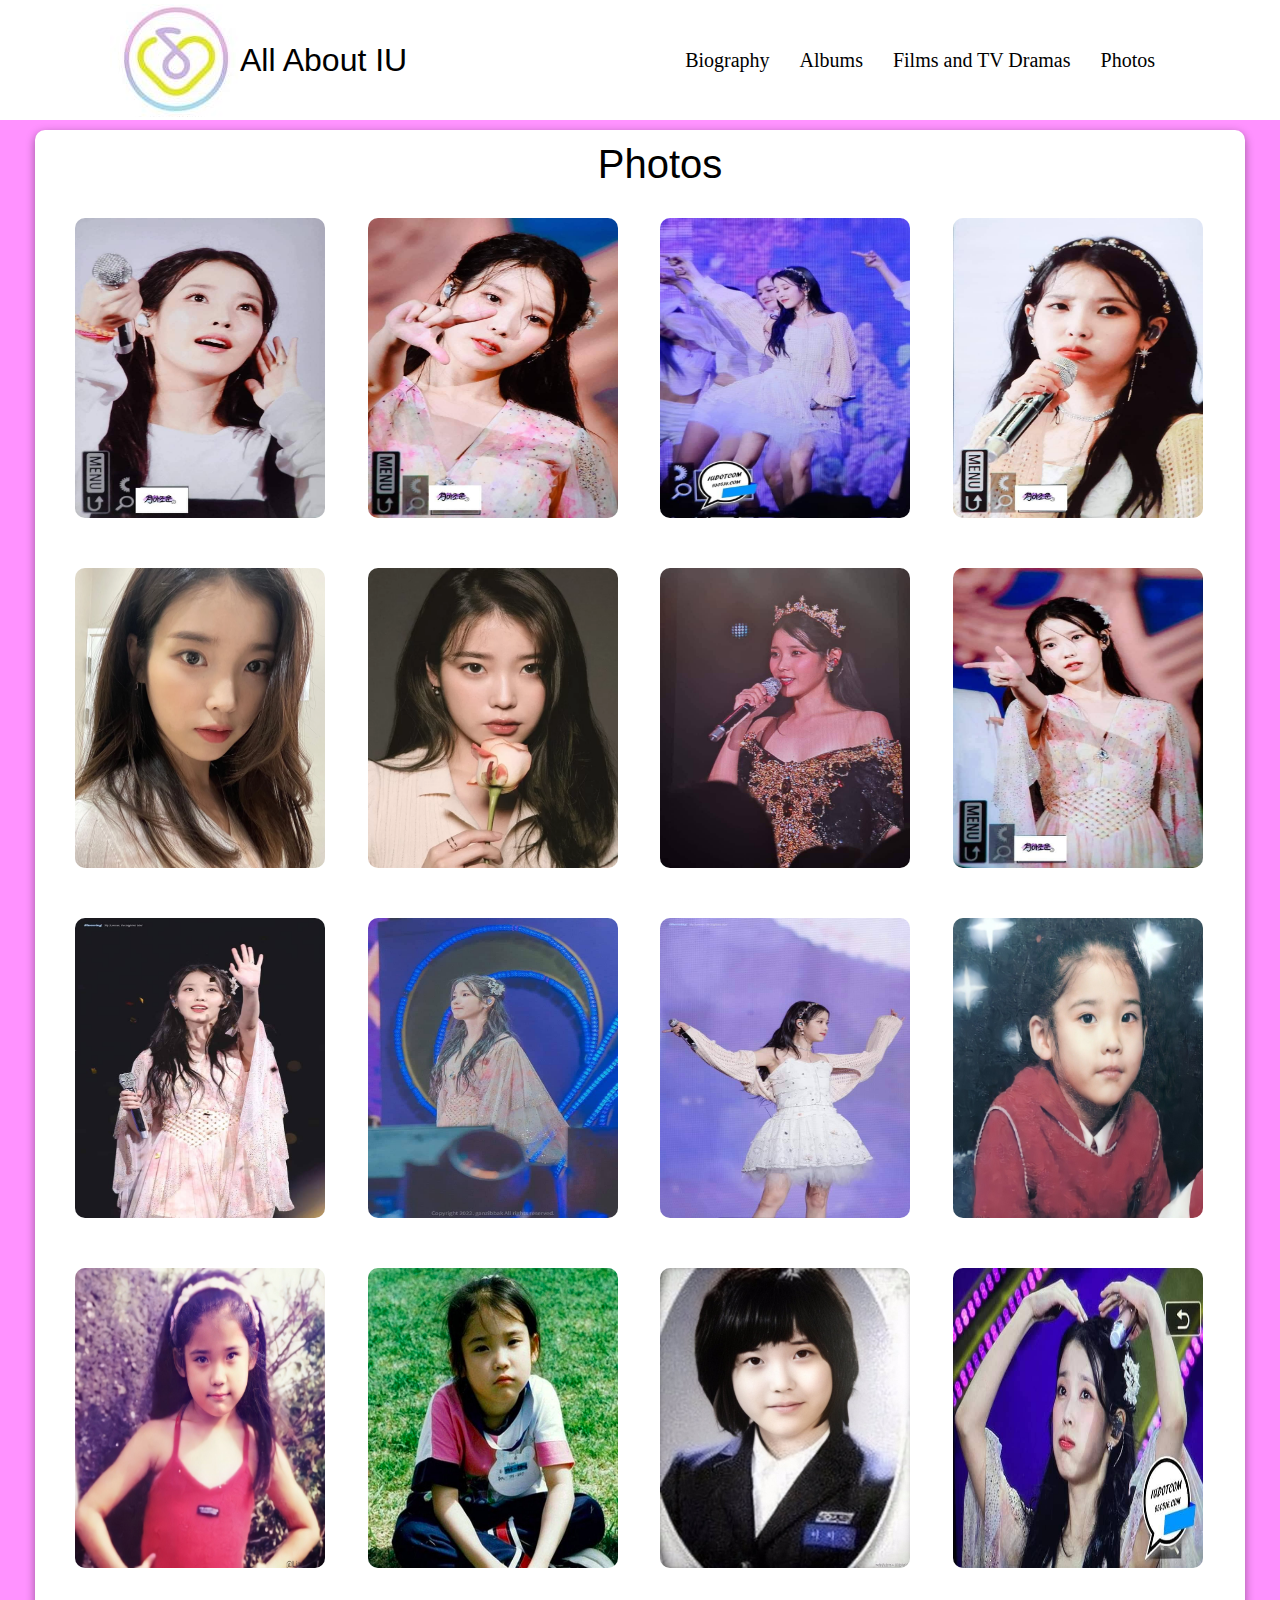
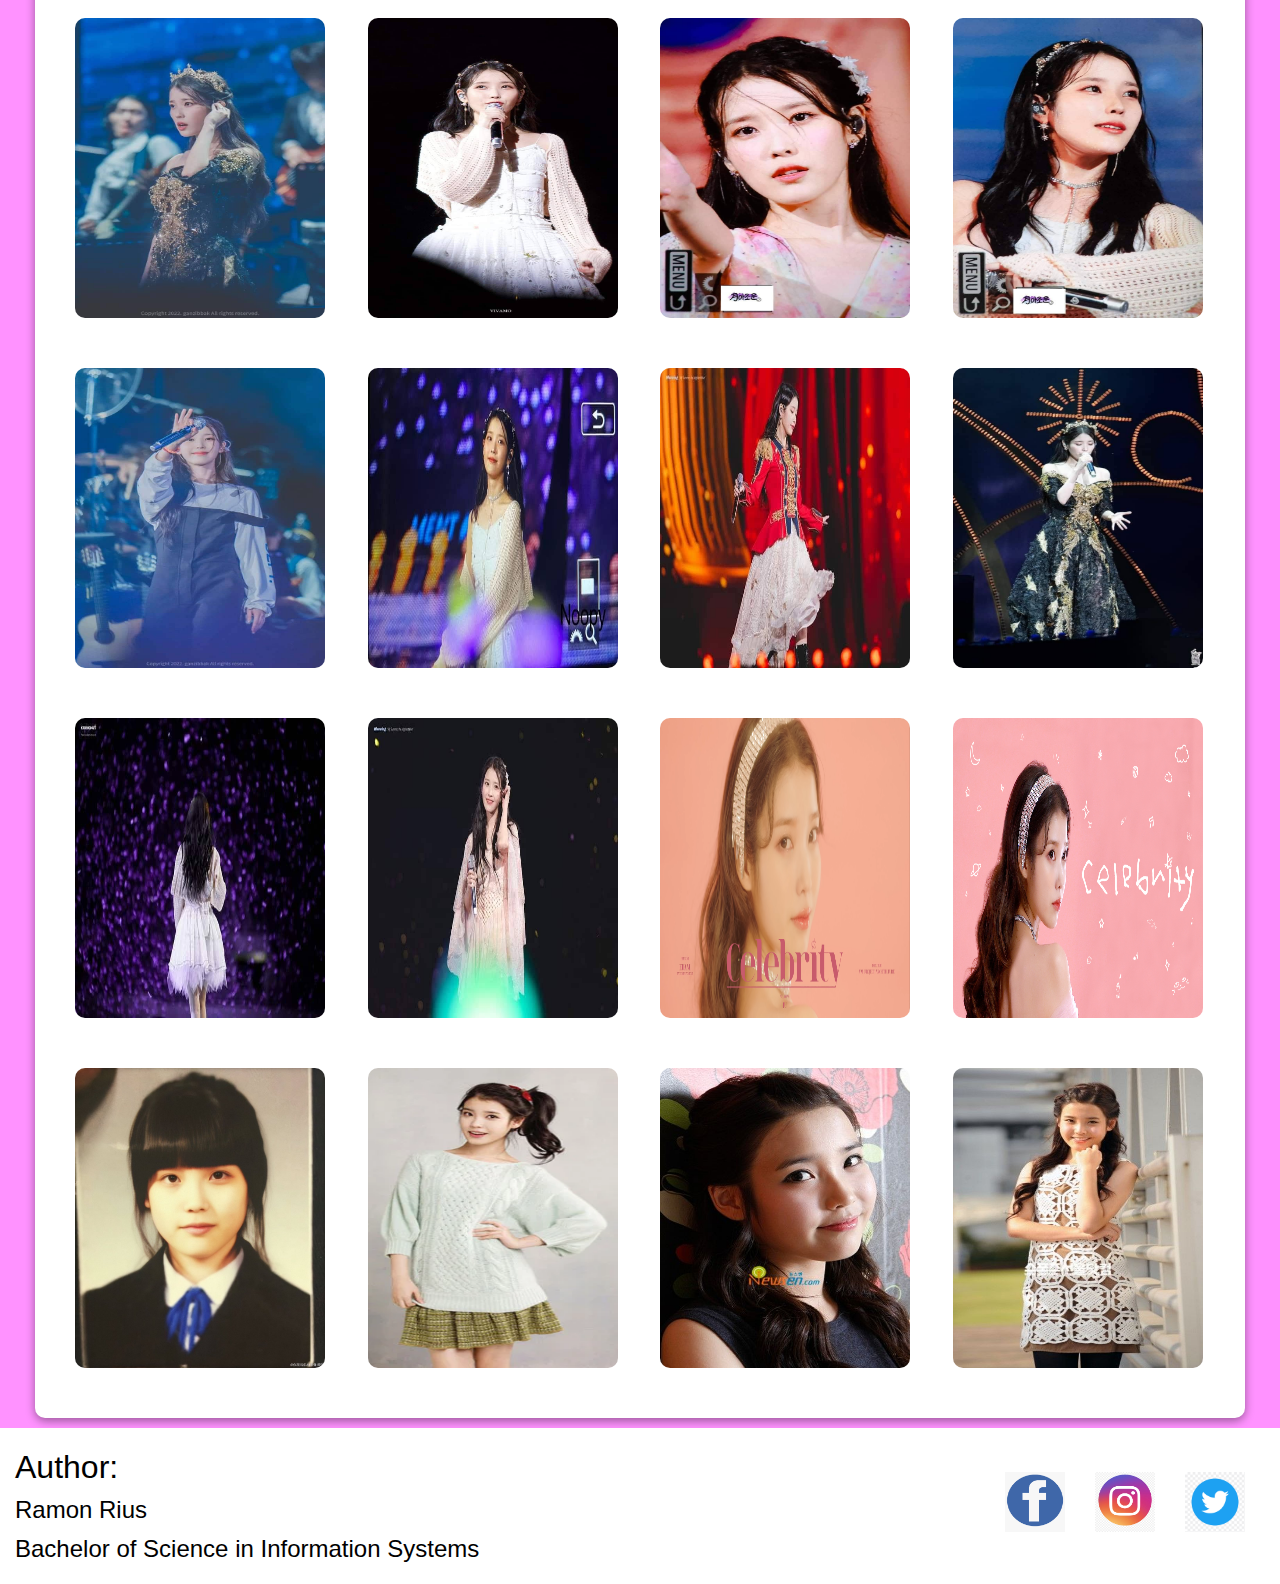
<file: web pages/photos.html>
<!DOCTYPE html>
<html lang="en">
<head>
    <meta charset="UTF-8">
    <meta http-equiv="X-UA-Compatible" content="IE=edge">
    <meta name="viewport" content="width=device-width, initial-scale=1.0">
    <link rel="stylesheet" href="css/header.css">
    <link rel="stylesheet" href="css/photos.css">
    <title>All About IU</title>
    <link rel="icon" type="image/x-icon" href="photos/logo.png">
</head>
<body>
<!-- header -->
<div class="menu">
    <div class="container flex">
        <div class="logo">
            <img src="photos/logo.png" alt="logo">
            <a href="../index.html" class="logo-title">All About IU</a>
        </div>
        <nav>
            <ul>
                <li><a href="biography.html" class="link">Biography</a></li>
                <li><a href="albums.html" class="link">Albums</a></li>
                <li><a href="films.html" class="link">Films and TV Dramas</a></li>
                <li><a href="photos.html" class="link">Photos</a></li>
            </ul>
        </nav>
    </div>
</div>

<!-- Photos -->
<section class="pictures">
    <div class="container-single">
        <h1 class="title">Photos</h1>
        <div class="photos">
           <img src="photos/fancam.jpg" class="pic" alt="IU">
           <img src="photos/fancam6.jpg" class="pic" alt="IU">
           <img src="photos/fancam20.jpg" class="pic" alt="IU">
           <img src="photos/fancam3.jpg" class="pic" alt="IU">
           <img src="photos/lady iu1.png" class="pic" alt="IU">
           <img src="photos/lady iu2.jpeg" class="pic" alt="IU">
           <img src="photos/fancam16.jpg" class="pic" alt="IU">
           <img src="photos/fancam10.jpg" class="pic" alt="IU">
           <img src="photos/fancam19.jpg" class="pic" alt="IU">
           <img src="photos/fancam5.jpg" class="pic" alt="IU">
           <img src="photos/fancam21.jpg" class="pic" alt="IU">
           <img src="photos/baby iu.jpg" class="pic" alt="IU">
           <img src="photos/baby iu1.jpg" class="pic" alt="IU">
           <img src="photos/baby iu2.png" class="pic" alt="IU">
           <img src="photos/teen iu.jpg" class="pic" alt="IU">
           <img src="photos/fancam4.jpg" class="pic" alt="IU">
           <img src="photos/fancam7.jpg" class="pic" alt="IU">
           <img src="photos/fancam8.jpg" class="pic" alt="IU">
           <img src="photos/fancam9.jpg" class="pic" alt="IU">
           <img src="photos/fancam11.jpg" class="pic" alt="IU">
           <img src="photos/fancam12.jpg" class="pic" alt="IU">
           <img src="photos/fancam13.jpg" class="pic" alt="IU">
           <img src="photos/fancam14.jpg" class="pic" alt="IU">
           <img src="photos/fancam15.jpg" class="pic" alt="IU">
           <img src="photos/fancam17.jpg" class="pic" alt="IU">
           <img src="photos/fancam18.jpg" class="pic" alt="IU">
           <img src="photos/iu.png" class="pic" alt="IU">
           <img src="photos/iu1.jpeg" class="pic" alt="IU">
           <img src="photos/teen iu4.jpg" class="pic" alt="IU">
           <img src="photos/teen iu3.jpeg" class="pic" alt="IU">
           <img src="photos/teen iu2.jpg" class="pic" alt="IU">
           <img src="photos/teen iu1.jpg" class="pic" alt="IU">
        </div>
    </div>
</section>

<!-- footer -->
<div class="footer flex">
    <div class="author">
        <h1>Author:</h1>
        <h2>Ramon Rius</h2>
        <h2>Bachelor of Science in Information Systems</h2>
    </div>
    <div class="aut-link">
        <a href="https://www.facebook.com/reuse30" target="_blank" ><img src="tv/fb.png" alt="fb" class="a-link"></a>
        <a href="https://www.instagram.com/_rmnrius/" target="_blank"><img src="tv/ig.png" alt="ig" class="a-link"></a>
        <a href="https://www.instagram.com/_rmnrius/" target="_blank" ><img src="tv/twt.png" alt="twt" class="a-link"></a>
    </div>

</div>

<!-- back to top button -->
<button onclick="topFunction()" id="myBtn" title="Go to top">↑</button>
<script>
    // Get the button
    let mybutton = document.getElementById("myBtn");
    
    // When the user scrolls down 20px from the top of the document, show the button
    window.onscroll = function() {scrollFunction()};
    
    function scrollFunction() {
      if (document.body.scrollTop > 20 || document.documentElement.scrollTop > 20) {
        mybutton.style.display = "block";
      } else {
        mybutton.style.display = "none";
      }
    }
    
    // When the user clicks on the button, scroll to the top of the document
    function topFunction() {
      document.body.scrollTop = 0;
      document.documentElement.scrollTop = 0;
    }
    </script>
</body>
</html>
</file>
<file: web pages/css/style.css>
*{
    box-sizing: border-box;
    padding: 0;
    margin: 0;
  }
  /* website body */
body {
    font-family: Arial, Helvetica, sans-serif;
    color: white;
    background-color: rgb(255, 146, 255);
    line-height: 1.5;
  }
/* menu settings */
ul{
    list-style-type: none;
}
  
a{
  text-decoration: none;
  color: blue;
}
h1,h2{
   font-weight: 300;
   line-height: 1.2;
   margin: 10px 0px;
}
p{
   margin: 10px 0;
} 
.logo{
  display: flex;
  align-items: center;
}
.menu{
  font-family:'Trebuchet MS', 'Lucida Sans Unicode', 'Lucida Grande', 'Lucida Sans', Arial, sans-serif;
  background-color: white;
  color: black;
  height: 120px;
}
.menu ul{
  display: flex;
}
.link{
  font-family: Georgia, 'Times New Roman', Times, serif;
  font-size: 20px;
  color: black;
  padding: 10px;
  margin: 0 5px;

}
.link:hover{
  border-bottom: 2px violet solid;
  transition: .1s;
}
.menu .flex{
  justify-content: space-between;
}
.logo-title{
  font-size: xx-large;
  color: black;
}

/* biography */
.life{
  margin-top: 20px;
}
.life-text{
  background-color: white;
  margin: 10px 10px;
  padding: 10px 10px;
  border-radius: 10px;
  box-shadow: 0 3px 10px rgba(0,0,0,0.4);
}
.life-h1{
  font-family: 'Trebuchet MS', 'Lucida Sans Unicode', 'Lucida Grande', 'Lucida Sans', Arial, sans-serif;
  font-size: xx-large;
  color: black;
}
.life-p1{
  font-family: Georgia, 'Times New Roman', Times, serif;
  font-size: large;
  color: black;
}
.grid {
  display: grid;
  grid-template-columns:repeat(2,1fr);
  gap: 10px;
  justify-content: center;
  align-items: center;
  height: 100%;
}
.btn{
  display: inline-block;
  padding: 10px 30px;
  cursor: pointer;
  border:none;
  font-size: 20px;
  color: black;
  transition: .5s;
  border-radius: 10px;
  width: 165px;
  text-align: center;
}
.btn:hover{
  background-color: #ffff33;
}
.btn-outline{
  background-color: transparent;
  border: 1px black solid;
}
.life-pic {
  display: grid;
  grid-template-columns:repeat(2,1fr);
  justify-content: center;
  align-items: center;
  height: 100%;
}
.baby-pic1{
  grid-column: 1/2;
  grid-row: 1/2;
  height: 270px;
  width: 250px;
}
.baby-pic2{
  grid-column: 2/3;
  grid-row: 2/3;
  height: 270px;
  width: 250px;
}
/* Album List */
.album-list {
  display: grid;
  grid-template-columns:repeat(2,1fr);
  justify-content: center;
  align-items: center;
  height: 100%;
  background-color: white;
  padding: 10px 20px;
  border-radius: 10px;
  box-shadow: 0 3px 10px rgba(0,0,0,0.4);
  
}
.album-hh1{
  font-family: 'Trebuchet MS', 'Lucida Sans Unicode', 'Lucida Grande', 'Lucida Sans', Arial, sans-serif;
  font-size: 40px;
  color: black;
}
.album-h1{
  font-family: Georgia, 'Times New Roman', Times, serif;
  font-size: x-large;
  color: black;
}
.album-p1{
  font-family: Georgia, 'Times New Roman', Times, serif;
  font-size: large;
  color: black;
}
.album-pic{
  display: grid;
  grid-template-columns:repeat(2,1fr);
  margin-top: -100px;
  gap: 5px;
}
.albumpic1{
  grid-column: 2/3;
  grid-row: 2/3;
}
.albumpic2{
  grid-column: 1/2;
  grid-row: 1/2;
}


/* Films and TV Dramas */
.title{
  font-family: 'Trebuchet MS', 'Lucida Sans Unicode', 'Lucida Grande', 'Lucida Sans', Arial, sans-serif;
  font-size: 40px;
  color: black;
  text-align: center;
}
.drama{
  display: grid;
  grid-template-columns: repeat(4,1fr);
  margin-top: 30px;
  gap: 5px;
  height: 600px;
  color: black;
  font-family: 'Trebuchet MS', 'Lucida Sans Unicode', 'Lucida Grande', 'Lucida Sans', Arial, sans-serif;
  font-size: 27px;
  text-align: center;
}
.films{
  width: 300px;
  height: 500px;
  border-radius: 5px;
}
.drama-title{
  cursor: pointer;
  border:none;
  transition: .3s;
  border-radius: 10px;
  color: black;
}
.drama-title:hover{
  color: #ffff33;
}
.btn-dramas{
  display: block;
  cursor: pointer;
  font-size: 20px;
  color: black;
  transition: .3s;
  border-radius: 10px;
  border: 1px black solid;
  height: 70px;
  margin-top: 200px;
  padding-top: 17px;
  text-align: center;
}
.btn-dramas:hover{
  background-color: #ffff33;
}

/* Photos */
.photos{
  display: grid;
  grid-template-columns: repeat(4,1fr);
  margin-top: 30px;
  gap: 0px;
  height: 1000px;
}
.pic{
  width: 250px;
  height: 300px;
  border-radius: 10px;
}
.btn-photos{
  display: block;
  cursor: pointer;
  font-size: 20px;
  color: black;
  transition: .3s;
  border-radius: 10px;
  border: 1px black solid;
  height: 60px;
  margin-top: 120px;
  padding-top: 13px;
  text-align: center;
}
.btn-photos:hover{
  background-color: #ffff33;
}

/* Social media links */

.socmed-links{
  display: flex;
  justify-content: space-between;
  align-items: center;
  text-align: center;
  padding: 10px 10px;
  font-family: monospace;
  font-size: 25px;
}
.links{
  cursor: pointer;
  border:none;
  transition: .3s;
  border-radius: 10px;
  color: black;
}
.links:hover{
  color: #ffff33;
}

/* Footer */
.footer{
  background-color: white;
  width: 100%;
  padding: 20px 20px;
}
.author{
  font-family: 'Gill Sans', 'Gill Sans MT', Calibri, 'Trebuchet MS', sans-serif;
  color: black;
}
.aut-link{
  display: grid;
  grid-template-columns: repeat(3,1fr);
  gap: 30px;
  margin-right: 20px;
}
.a-link{
  width: 60px;
  height: 60px;
}

/* structure */

.flex {
  display: flex;
  justify-content: space-between;
  align-items:center;
  height: 100%;
}
.container {
  max-width: 1100px;
  margin: 0 auto;
  overflow: auto;
  padding: 0 20px;
}
.container-single {
  max-width: 1100px;
  margin: 10px auto;
  overflow: auto;
  padding: 0 20px;
  background-color: white;
  border-radius: 10px;
  box-shadow: 0 3px 10px rgba(0,0,0,0.4);
}
#myBtn {
  display: none;
  position: fixed;
  bottom: 20px;
  right: 30px;
  z-index: 99;
  font-size: 18px;
  border: none;
  outline: none;
  background-color: black;
  color: white;
  cursor: pointer;
  padding: 15px;
  border-radius: 4px;
}

#myBtn:hover {
  background-color: #ffff33;
  transition: .3s;
}
</file>
<file: web pages/css/header.css>
*{
    box-sizing: border-box;
    padding: 0;
    margin: 0;
  }
  /* website body */
  body {
    font-family: Arial, Helvetica, sans-serif;
    color: white;
    background-color: rgb(255, 146, 255);
    line-height: 1.5;
  }
  .flex {
      display: flex;
      justify-content: space-between;
      align-items:center;
      height: 100%;
    }
    .container {
      max-width: 1100px;
      margin: 0 auto;
      overflow: auto;
      padding: 0 20px;
    }
    .grid {
      display: grid;
      grid-template-columns:repeat(2,1fr);
      gap: 10px;
      justify-content: center;
      align-items: center;
      height: 100%;
    }
  
  /* menu settings */
  ul{
    list-style-type: none;
  }
  a{
    text-decoration: none;
    color: blue;
  }
  h1,h2{
     font-weight: 300;
     line-height: 1.2;
     margin: 10px 0px;
  }
  p{
     margin: 10px 0;
  } 
  .logo{
    display: flex;
    align-items: center;
  }
  .menu{
    font-family:'Trebuchet MS', 'Lucida Sans Unicode', 'Lucida Grande', 'Lucida Sans', Arial, sans-serif;
    background-color: white;
    color: black;
    height: 120px;
  }
  .menu ul{
    display: flex;
  }
  .link{
    font-family: Georgia, 'Times New Roman', Times, serif;
    font-size: 20px;
    color: black;
    padding: 10px;
    margin: 0 5px;
  
  }
  .link:hover{
    border-bottom: 2px violet solid;
    transition: .1s;
  }
  .menu .flex{
    justify-content: space-between;
  }
  .logo-title{
    font-size: xx-large;
    color: black;
  }
  
  /* Footer */
.footer{
  background-color: white;
  width: 100%;
  padding: 10px 15px;
}
.author{
  font-family: 'Gill Sans', 'Gill Sans MT', Calibri, 'Trebuchet MS', sans-serif;
  color: black;
}
.aut-link{
  display: grid;
  grid-template-columns: repeat(3,1fr);
  gap: 30px;
  margin-right: 20px;
}
.a-link{
  width: 60px;
  height: 60px;
}
/* back to top button */
#myBtn {
  display: none;
  position: fixed;
  bottom: 20px;
  right: 30px;
  z-index: 99;
  font-size: 18px;
  border: none;
  outline: none;
  background-color: black;
  color: white;
  cursor: pointer;
  padding: 15px;
  border-radius: 4px;
}

#myBtn:hover {
  background-color: #ffff33;
  transition: .3s;
}
</file>
<file: web pages/css/albums.css>
/* page structure */
.album{
    display: grid;
    grid-template-columns: repeat(4,1fr);
    gap: 10px;
    justify-content: center;
    align-items: center;
}

/* album content */
.album-list{
    background-color: white;
    margin: 10px 10px;
    padding: 10px 10px;
    border-radius: 10px;
    box-shadow: 0 3px 10px rgba(0,0,0,0.4);
    color: black;
}
.title{
    font-family: Georgia, 'Times New Roman', Times, serif;
    font-size: x-large;
    color: black;
}
.content{
    font-family: Georgia, 'Times New Roman', Times, serif;
    font-size: large;
    color: black;
}
.album-link{
    font-family: Georgia, 'Times New Roman', Times, serif;
    font-size: large;
    color: black;
}
.album-link:hover{
    color: #ffff33;
    transition: .3s;
}

/* album picture */
.album-pic{
    height: 300px;
    border-radius: 10px;
    width: 100%;
}
</file>
<file: web pages/css/bio.css>
/* biography */
.life{
    margin-top: 20px;
  }
  .life-text{
    background-color: white;
    margin: 10px 10px;
    padding: 10px 10px;
    border-radius: 10px;
    box-shadow: 0 3px 10px rgba(0,0,0,0.4);
    height: 98%;
  }
  .life-h1{
    font-family: 'Trebuchet MS', 'Lucida Sans Unicode', 'Lucida Grande', 'Lucida Sans', Arial, sans-serif;
    font-size: xx-large;
    color: black;
  }
  .life-p1{
    font-family: Georgia, 'Times New Roman', Times, serif;
    font-size: large;
    color: black;
  }
  .grid {
    display: grid;
    grid-template-columns:repeat(2,1fr);
    gap: 10px;
    justify-content: center;
    align-items: center;
    height: 100%;
  }
  .life-pic {
    display: grid;
    grid-template-columns:repeat(2,1fr);
    justify-content: space-between;
    align-items: center;
    height: 100%;
  }
  .baby-pic2{
    width: 95%;
    height: 95%;
    border: none;
    border-radius: 10px;
  }
</file>
<file: web pages/css/films.css>
.container-single {
    max-width: 1210px;
    margin: 10px auto;
    overflow: auto;
    padding: 0 20px;
    background-color: white;
    border-radius: 10px;
    box-shadow: 0 3px 10px rgba(0,0,0,0.4);
  }

.title{
    font-family: 'Trebuchet MS', 'Lucida Sans Unicode', 'Lucida Grande', 'Lucida Sans', Arial, sans-serif;
    font-size: 40px;
    color: black;
    text-align: center;
  }
  .drama{
    display: grid;
    grid-template-columns: repeat(3,1fr);
    margin-top: 30px;
    gap: 10px;
    height: 600px;
    color: black;
    font-family: 'Trebuchet MS', 'Lucida Sans Unicode', 'Lucida Grande', 'Lucida Sans', Arial, sans-serif;
    font-size: 27px;
    text-align: center;
  }
  .drama2{
    display: grid;
    grid-template-columns: repeat(4,1fr);
    margin-top: 30px;
    gap: 5px;
    height: 1800px;
    color: black;
    font-family: 'Trebuchet MS', 'Lucida Sans Unicode', 'Lucida Grande', 'Lucida Sans', Arial, sans-serif;
    font-size: 27px;
    text-align: center;
  }
  .films{
    width: 300px;
    height: 500px;
    border-radius: 5px;
  }
  .films2{
    width: 270px;
    height: 500px;
    border-radius: 5px;
  }
  .drama-title{
    cursor: pointer;
    border:none;
    transition: .3s;
    border-radius: 10px;
    color: black;
  }
  .drama-title:hover{
    color: #ffff33;
  }
  .btn-dramas{
    display: block;
    cursor: pointer;
    font-size: 20px;
    color: black;
    transition: .3s;
    border-radius: 10px;
    border: 1px black solid;
    height: 70px;
    margin-top: 200px;
    padding-top: 17px;
    text-align: center;
  }
  .btn-dramas:hover{
    background-color: #ffff33;
  }
  
  /* Photos */
  .photos{
    display: grid;
    grid-template-columns: repeat(4,1fr);
    margin-top: 30px;
    gap: 0px;
    height: 1000px;
  }
  .pic{
    width: 250px;
    height: 300px;
    border-radius: 10px;
  }
</file>
<file: web pages/css/photos.css>
.container-single {
   max-width: 1210px;
   margin: 10px auto;
   overflow: auto;
   padding-left: 40px;
   background-color: white;
   border-radius: 10px;
   box-shadow: 0 3px 10px rgba(0,0,0,0.4);
}
.title{
    font-family: 'Trebuchet MS', 'Lucida Sans Unicode', 'Lucida Grande', 'Lucida Sans', Arial, sans-serif;
    font-size: 40px;
    color: black;
    text-align: center;
}
.photos{
    display: grid;
    grid-template-columns: repeat(4,1fr);
    margin-top: 30px;
    gap: 0px;
    height: 2800px;
  }
  .pic{
    width: 250px;
    height: 300px;
    border-radius: 10px;
  }
</file>
